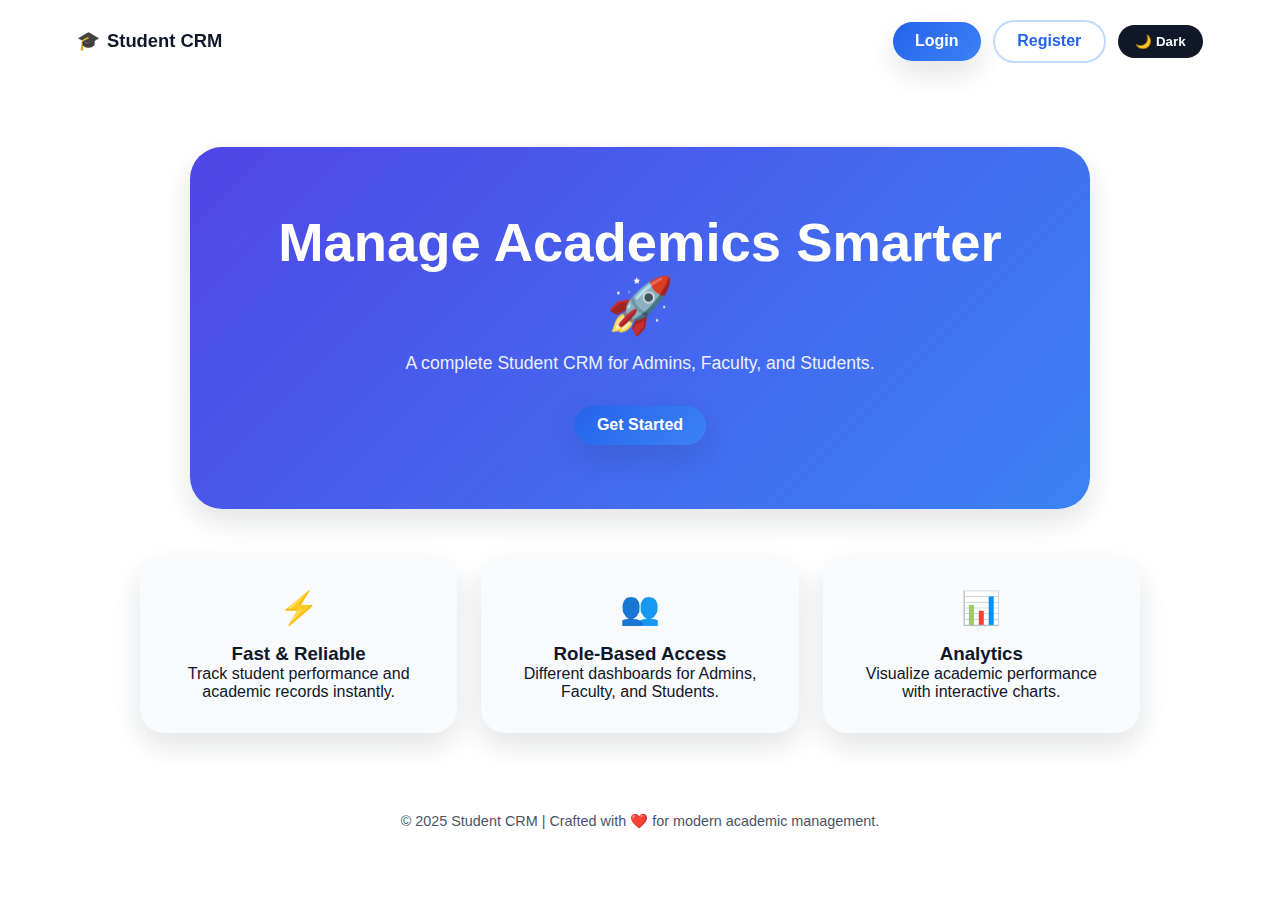
<file: index.html>
<!DOCTYPE html> <!-- Declares the document type as HTML5 -->
<html lang="en"> <!-- Sets the document language to English -->
<head> <!-- Begins the document head section -->
    <meta charset="UTF-8"> <!-- Provides UTF-8 character encoding -->
    <meta http-equiv="X-UA-Compatible" content="IE=edge"> <!-- Ensures compatibility mode is off in Internet Explorer -->
    <meta name="viewport" content="width=device-width, initial-scale=1.0"> <!-- Enables responsive scaling on mobile devices -->
    <title>Student CRM - Manage Academics Smarter</title> <!-- Sets the browser tab title -->
    <link rel="icon" type="image/svg+xml" href="favicon.svg"> <!-- Sets custom favicon icon -->
    <link rel="stylesheet" href="css/style.css"> <!-- Loads the shared global stylesheet -->
    <link rel="stylesheet" href="css/landing.css"> <!-- Loads landing page specific styles -->
    <script defer src="js/config.js"></script> <!-- Loads configuration constants for global access -->
    <script defer src="js/theme.js"></script> <!-- Loads the theme toggle logic for light/dark modes -->
</head> <!-- Ends the document head section -->
<body class="light-mode"> <!-- Starts the body with an initial light theme class -->
    <header class="top-nav"> <!-- Defines the top navigation bar container -->
        <div class="logo-group"> <!-- Wraps the logo and brand name -->
            <span class="emoji">🎓</span> <!-- Shows the graduation cap emoji icon -->
            <span class="brand">Student CRM</span> <!-- Displays the brand text -->
        </div> <!-- Ends the logo wrapper -->
        <nav class="nav-links"> <!-- Begins the navigation link group -->
            <a href="pages/login.html" class="btn btn-primary">Login</a> <!-- Navigates to the login page with primary styling -->
            <a href="pages/register.html" class="btn btn-outline">Register</a> <!-- Navigates to the signup page with outline styling -->
            <button id="theme-toggle" class="btn btn-dark" type="button">🌙 Dark</button> <!-- Provides a toggle button for switching theme modes -->
        </nav> <!-- Ends the navigation link group -->
    </header> <!-- Ends the top navigation bar -->

    <main class="landing"> <!-- Begins the main landing page content wrapper -->
        <section class="hero"> <!-- Creates the hero banner section -->
            <h1>Manage Academics Smarter 🚀</h1> <!-- Displays the main hero headline with rocket emoji -->
            <p>A complete Student CRM for Admins, Faculty, and Students.</p> <!-- Shows supporting descriptive text -->
            <a class="btn btn-primary" href="pages/login.html">Get Started</a> <!-- Provides a call-to-action button leading to the login page -->
        </section> <!-- Ends the hero section -->

        <section class="features"> <!-- Starts the feature highlights section -->
            <article class="feature-card"> <!-- Wraps the first feature card -->
                <div class="icon">⚡</div> <!-- Displays an icon representing speed -->
                <h3>Fast &amp; Reliable</h3> <!-- States the feature title -->
                <p>Track student performance and academic records instantly.</p> <!-- Describes the feature benefit -->
            </article> <!-- Ends the first feature card -->
            <article class="feature-card"> <!-- Wraps the second feature card -->
                <div class="icon">👥</div> <!-- Displays an icon representing role-based access -->
                <h3>Role-Based Access</h3> <!-- States the feature title -->
                <p>Different dashboards for Admins, Faculty, and Students.</p> <!-- Describes the feature benefit -->
            </article> <!-- Ends the second feature card -->
            <article class="feature-card"> <!-- Wraps the third feature card -->
                <div class="icon">📊</div> <!-- Displays an icon representing analytics -->
                <h3>Analytics</h3> <!-- States the feature title -->
                <p>Visualize academic performance with interactive charts.</p> <!-- Describes the feature benefit -->
            </article> <!-- Ends the third feature card -->
        </section> <!-- Ends the feature highlights section -->
    </main> <!-- Ends the main landing page content wrapper -->

    <footer class="page-footer"> <!-- Begins the footer section -->
        <span>© 2025 Student CRM | Crafted with ❤️ for modern academic management.</span> <!-- Displays footer text with a heart emoji -->
    </footer> <!-- Ends the footer section -->
</body> <!-- Ends the document body -->
</html> <!-- Ends the HTML document -->
</file>
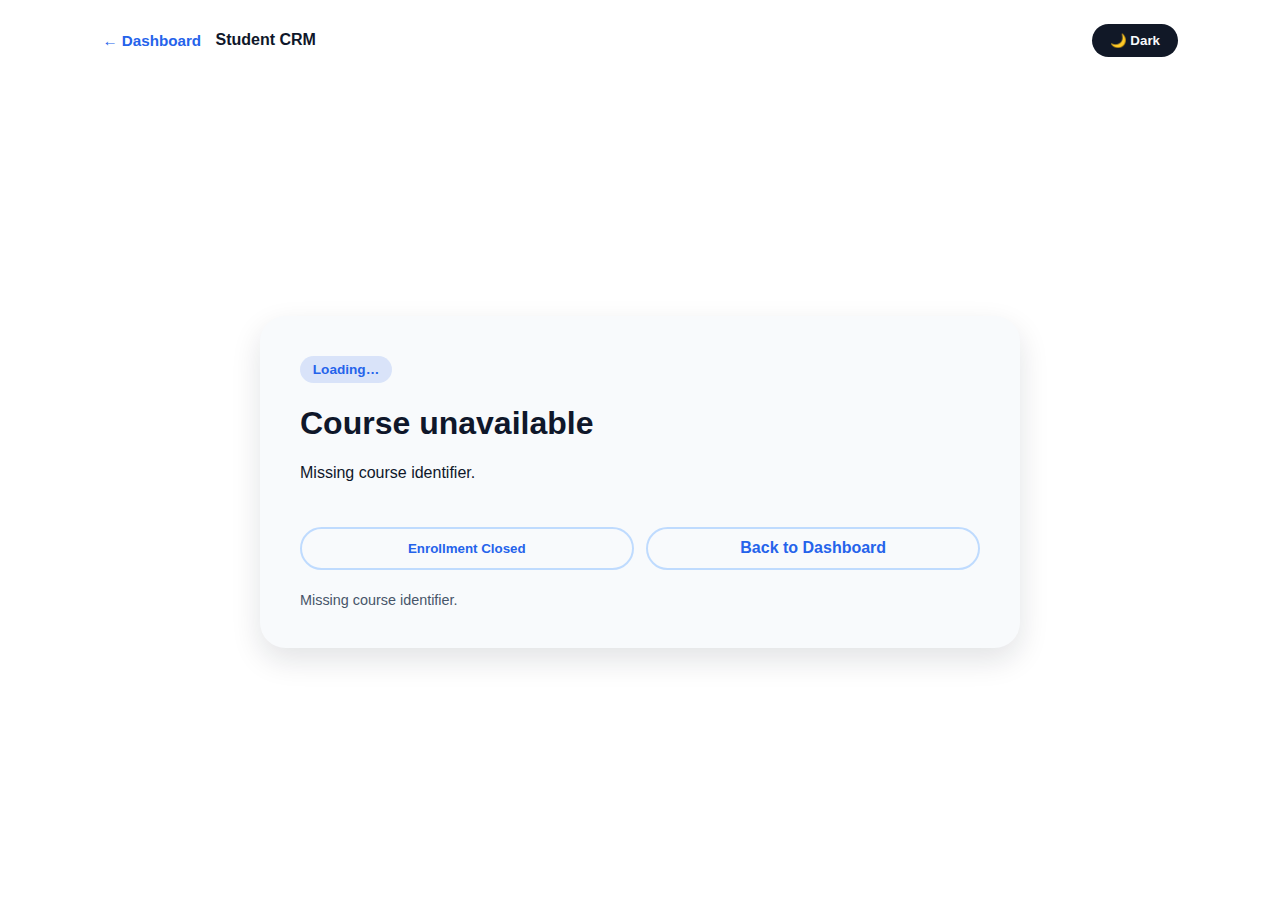
<file: pages/course.html>
<!DOCTYPE html>
<html lang="en">
<head>
    <meta charset="UTF-8">
    <meta http-equiv="X-UA-Compatible" content="IE=edge">
    <meta name="viewport" content="width=device-width, initial-scale=1.0">
    <title>Course Preview | Student CRM</title>
    <link rel="icon" type="image/svg+xml" href="../favicon.svg">
    <link rel="stylesheet" href="../css/style.css">
    <link rel="stylesheet" href="../css/course.css">
    <script defer src="../js/config.js"></script>
    <script defer src="../js/theme.js"></script>
    <script defer src="../js/course.js"></script>
</head>
<body class="light-mode">
    <div class="course-page">
        <header class="course-header">
            <div class="brand-group">
                <a href="dashboard.html" class="back-link">← Dashboard</a>
                <span class="brand">Student CRM</span>
            </div>
            <button type="button" id="theme-toggle" class="btn btn-dark">🌙 Dark</button>
        </header>

        <main class="course-main">
            <section class="course-detail">
                <span id="course-category" class="course-category">Loading…</span>
                <h1 id="course-title">Loading course…</h1>
                <p id="course-summary">Please wait while we prepare the syllabus.</p>
                <div class="course-meta" id="course-meta"></div>
                <div class="course-actions">
                    <button type="button" id="course-enroll" class="btn btn-primary">Enroll</button>
                    <a href="dashboard.html" class="btn btn-outline">Back to Dashboard</a>
                </div>
                <p id="course-status" class="course-status"></p>
            </section>
        </main>
    </div>
</body>
</html>
</file>
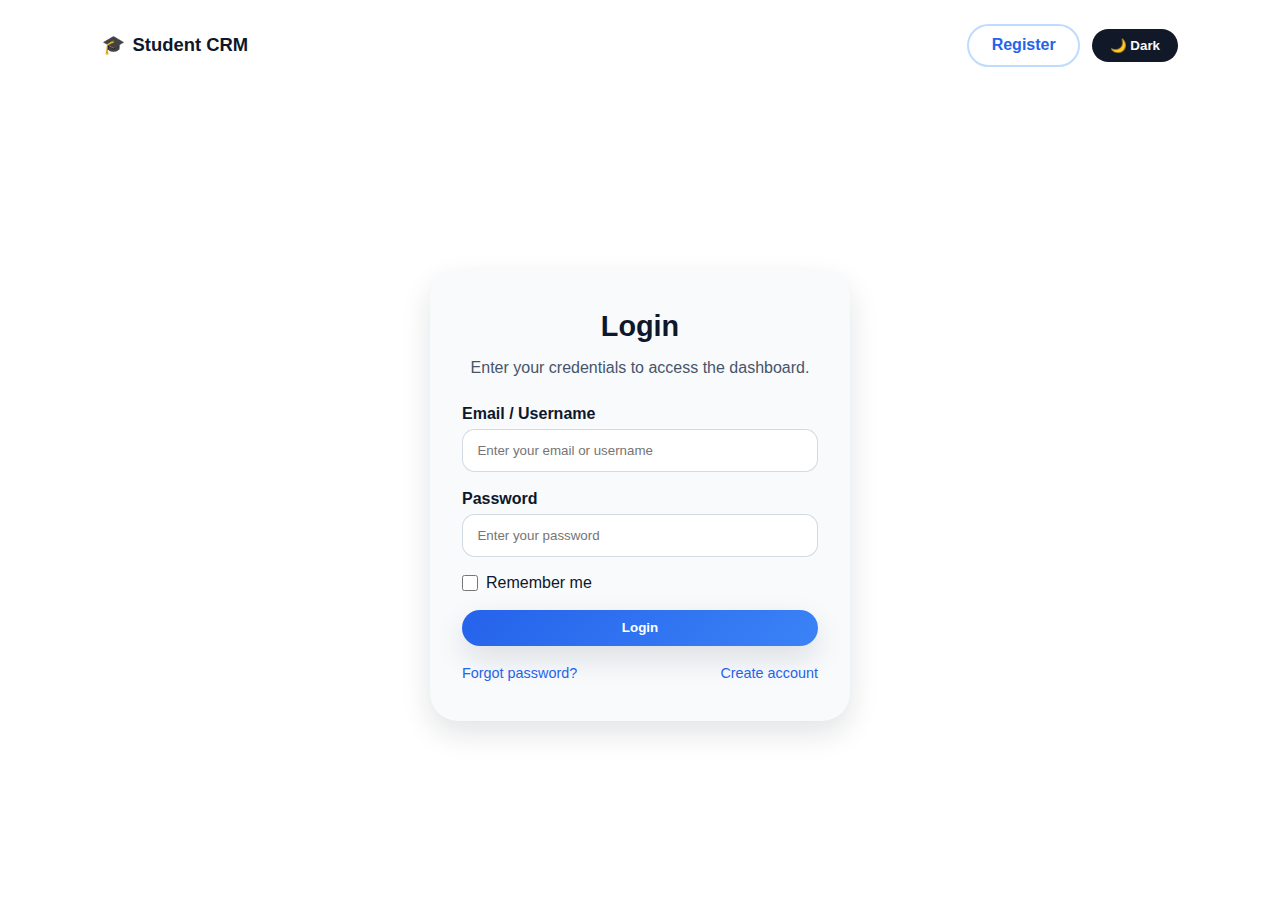
<file: pages/dashboard.html>
<!DOCTYPE html> <!-- Declares HTML5 document type -->
<html lang="en"> <!-- Sets document language to English -->
<head> <!-- Begins head section -->
    <meta charset="UTF-8"> <!-- Sets UTF-8 character encoding -->
    <meta http-equiv="X-UA-Compatible" content="IE=edge"> <!-- Disables IE compatibility mode -->
    <meta name="viewport" content="width=device-width, initial-scale=1.0"> <!-- Enables responsive behaviour -->
    <title>Student CRM - Dashboard</title> <!-- Sets page title -->
    <link rel="icon" type="image/svg+xml" href="../favicon.svg"> <!-- Sets custom favicon icon -->
    <link rel="stylesheet" href="../css/style.css"> <!-- Loads global styles -->
    <link rel="stylesheet" href="../css/dashboard.css"> <!-- Loads dashboard specific styles -->
    <script defer src="../js/config.js"></script> <!-- Loads configuration script -->
    <script defer src="../js/theme.js"></script> <!-- Loads theme toggle script -->
    <script defer src="../js/dashboard.js"></script> <!-- Loads dashboard logic script -->
</head> <!-- Ends head section -->
<body class="light-mode"> <!-- Begins body with light mode class -->
    <div class="dashboard-page"> <!-- Wrapper for dashboard layout -->
        <header class="dashboard-nav"> <!-- Dashboard navigation bar -->
            <div class="logo-group"> <!-- Logo container -->
                <span class="emoji">🎓</span> <!-- Graduation cap emoji -->
                <span class="brand">Student CRM</span> <!-- Brand text -->
            </div> <!-- Ends logo container -->
            <nav class="nav-links"> <!-- Navigation links container -->
                <span>Welcome, <strong id="welcome-name">Guest</strong></span> <!-- Displays welcome message with dynamic name -->
                <button type="button" id="theme-toggle" class="btn btn-dark">🌙 Dark</button> <!-- Theme toggle button -->
                <button type="button" id="logout-button" class="btn btn-outline">Logout</button> <!-- Logout button -->
            </nav> <!-- Ends navigation links -->
        </header> <!-- Ends dashboard navigation -->

        <main class="dashboard-main"> <!-- Main dashboard content area -->
            <section> <!-- Section containing dashboard title and subtitle -->
                <h1>Dashboard</h1> <!-- Dashboard heading -->
                <p style="color: var(--text-secondary);">Stay on top of your academic progress with quick insights.</p> <!-- Supporting subtitle -->
                <p style="margin-top: 0.5rem;">Logged in as: <span id="session-email">loading...</span></p> <!-- Displays logged-in email -->
            </section> <!-- Ends heading section -->

            <section class="cards-grid"> <!-- Grid container for summary cards -->
                <article class="dashboard-card" data-enrolled-card> <!-- Card for enrolled courses -->
                    <h3>Enrolled Courses</h3> <!-- Card title -->
                    <span class="value" data-enrolled-count>0</span> <!-- Total enrolled count -->
                    <p>Tap to review the courses you are pursuing this semester.</p> <!-- Descriptive text -->
                </article> <!-- Ends courses card -->
                <article class="dashboard-card"> <!-- Card for attendance rate -->
                    <h3>Attendance Rate</h3> <!-- Card title -->
                    <span class="value">95%</span> <!-- Demo attendance value -->
                    <p>Maintain a high attendance to stay engaged.</p> <!-- Descriptive text -->
                </article> <!-- Ends attendance card -->
                <article class="dashboard-card"> <!-- Card for upcoming exams -->
                    <h3>Upcoming Exams</h3> <!-- Card title -->
                    <span class="value">3</span> <!-- Demo upcoming exams value -->
                    <p>Prepare ahead with exam reminders.</p> <!-- Descriptive text -->
                </article> <!-- Ends exams card -->
            </section> <!-- Ends cards grid -->

            <section class="enrolled-row"> <!-- Section showing current enrollments -->
                <div class="section-header"> <!-- Header for enrolled section -->
                    <h2>My Courses</h2> <!-- Section title -->
                    <p>Keep tabs on what you are actively learning.</p> <!-- Section subtitle -->
                </div> <!-- End header -->
                <div id="enrolled-chips" class="chip-rail"> <!-- Dynamic chip list -->
                    <!-- Populated via dashboard.js -->
                </div> <!-- End chip rail -->
            </section> <!-- End enrolled row -->

            <section class="catalog-section"> <!-- Section listing all catalog courses -->
                <div class="section-header catalog-header"> <!-- Header with search tools -->
                    <div>
                        <h2>Explore the Catalog</h2>
                        <p>Browse additional classes and enroll instantly.</p>
                    </div>
                    <div class="catalog-tools">
                        <input type="search" id="course-search" placeholder="Search courses or categories" aria-label="Search courses"> <!-- Search input -->
                    </div>
                </div>
                <div id="course-grid" class="course-grid"> <!-- Dynamic catalog grid -->
                    <!-- Filled via dashboard.js -->
                </div>
            </section>

            <section class="notifications"> <!-- Section for notifications -->
                <h2>Recent Notifications</h2> <!-- Notifications heading -->
                <ul> <!-- List of notifications -->
                    <li>Your assignment for Mathematics is due next week.</li> <!-- Notification item one -->
                    <li>New course material uploaded for Data Structures.</li> <!-- Notification item two -->
                    <li>Payment reminder: Semester fees due in 5 days.</li> <!-- Notification item three -->
                </ul> <!-- Ends notifications list -->
            </section> <!-- Ends notifications section -->
        </main> <!-- Ends main content -->

        <footer class="page-footer"> <!-- Footer section -->
            <span>© 2025 Student CRM | Built for intuitive academic management.</span> <!-- Footer text -->
        </footer> <!-- Ends footer -->
    </div> <!-- Ends dashboard wrapper -->

    <div id="enrolled-modal" class="modal hidden" role="dialog" aria-modal="true" aria-labelledby="enrolled-modal-title"> <!-- Modal for enrolled courses -->
        <div class="modal-content"> <!-- Modal body -->
            <button type="button" id="close-enrolled" class="modal-close" aria-label="Close">×</button> <!-- Close button -->
            <h3 id="enrolled-modal-title">Courses You Are Taking</h3> <!-- Modal title -->
            <ul id="enrolled-modal-list" class="modal-list"> <!-- Populated via JS -->
                <!-- List items inserted dynamically -->
            </ul>
        </div>
    </div>
</body> <!-- Ends body -->
</html> <!-- Ends HTML document -->
</file>
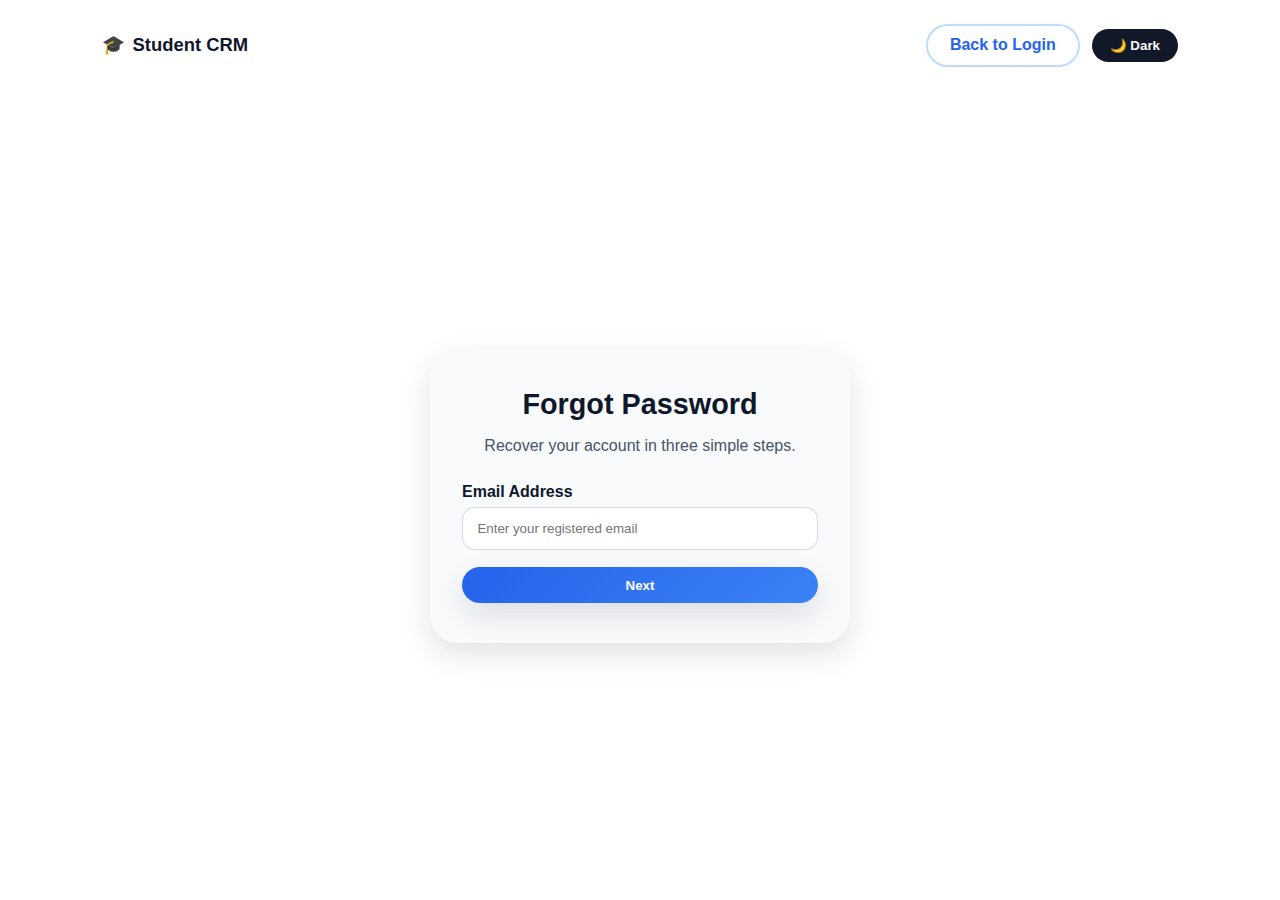
<file: pages/forgot-password.html>
<!DOCTYPE html> <!-- Declares HTML5 document type -->
<html lang="en"> <!-- Sets language to English -->
<head> <!-- Begins head section -->
    <meta charset="UTF-8"> <!-- Sets UTF-8 encoding -->
    <meta http-equiv="X-UA-Compatible" content="IE=edge"> <!-- Disables IE compatibility mode -->
    <meta name="viewport" content="width=device-width, initial-scale=1.0"> <!-- Enables responsive design -->
    <title>Student CRM - Forgot Password</title> <!-- Sets page title -->
    <link rel="icon" type="image/svg+xml" href="../favicon.svg"> <!-- Sets custom favicon icon -->
    <link rel="stylesheet" href="../css/style.css"> <!-- Loads global styles -->
    <link rel="stylesheet" href="../css/auth.css"> <!-- Loads authentication styles -->
    <script defer src="../js/config.js"></script> <!-- Loads configuration script -->
    <script defer src="../js/theme.js"></script> <!-- Loads theme toggle script -->
    <script defer src="../js/auth.js"></script> <!-- Loads authentication logic script -->
</head> <!-- Ends head section -->
<body class="light-mode"> <!-- Begins body with light mode class -->
    <div class="auth-page"> <!-- Wrapper for the forgot password layout -->
        <header class="auth-header"> <!-- Header section -->
            <div class="logo-group"> <!-- Logo container -->
                <span class="emoji">🎓</span> <!-- Graduation cap emoji -->
                <span class="brand">Student CRM</span> <!-- Brand text -->
            </div> <!-- Ends logo container -->
            <div class="nav-links"> <!-- Header action links -->
                <a href="login.html" class="btn btn-outline">Back to Login</a> <!-- Link back to login page -->
                <button type="button" id="theme-toggle" class="btn btn-dark">🌙 Dark</button> <!-- Theme toggle button -->
            </div> <!-- Ends action links -->
        </header> <!-- Ends header -->

        <main class="auth-card"> <!-- Main card containing multi-step form -->
            <h1>Forgot Password</h1> <!-- Form heading -->
            <p class="helper-text">Recover your account in three simple steps.</p> <!-- Helper text describing process -->

            <form id="forgot-step-one" class="step-visible"> <!-- Step one form to collect email -->
                <div class="form-group"> <!-- Email field wrapper -->
                    <label for="forgot-email">Email Address</label> <!-- Label for email input -->
                    <input type="email" id="forgot-email" name="email" placeholder="Enter your registered email" required> <!-- Email input field -->
                </div> <!-- Ends email field -->
                <button type="submit" class="btn btn-primary" style="width: 100%;">Next</button> <!-- Submit button for step one -->
            </form> <!-- Ends step one form -->

            <form id="forgot-step-two" class="step-hidden"> <!-- Step two form for security answer -->
                <div class="form-group"> <!-- Security question display wrapper -->
                    <label>Security Question</label> <!-- Label for displayed question -->
                    <div id="security-question-display" style="padding: 0.8rem 0.9rem; border-radius: 0.8rem; background-color: rgba(148, 163, 184, 0.12);">Your question will appear here.</div> <!-- Placeholder for security question -->
                </div> <!-- Ends question display -->
                <div class="form-group"> <!-- Security answer input wrapper -->
                    <label for="security_answer_verify">Your Answer</label> <!-- Label for security answer input -->
                    <input type="text" id="security_answer_verify" name="security_answer" placeholder="Enter your answer" required> <!-- Security answer input -->
                </div> <!-- Ends answer field -->
                <button type="submit" class="btn btn-primary" style="width: 100%;">Verify</button> <!-- Submit button for step two -->
            </form> <!-- Ends step two form -->

            <form id="forgot-step-three" class="step-hidden"> <!-- Step three form for password reset -->
                <div class="form-group"> <!-- New password field wrapper -->
                    <label for="new_password">New Password</label> <!-- Label for new password input -->
                    <input type="password" id="new_password" name="new_password" placeholder="Create a new password" required minlength="6"> <!-- New password input -->
                </div> <!-- Ends new password field -->
                <div class="form-group"> <!-- Confirm password field wrapper -->
                    <label for="confirm_new_password">Confirm New Password</label> <!-- Label for confirm password input -->
                    <input type="password" id="confirm_new_password" name="confirm_new_password" placeholder="Re-enter the new password" required minlength="6"> <!-- Confirm password input -->
                </div> <!-- Ends confirm password field -->
                <button type="submit" class="btn btn-primary" style="width: 100%;">Reset Password</button> <!-- Submit button for final step -->
            </form> <!-- Ends step three form -->
        </main> <!-- Ends main card -->
    </div> <!-- Ends authentication wrapper -->

    <div class="modal" id="feedback-modal"> <!-- Modal container for feedback -->
        <div class="modal-content"> <!-- Modal content box -->
            <h2 id="feedback-title">Notice</h2> <!-- Modal title placeholder -->
            <p id="feedback-message">Message goes here.</p> <!-- Modal message placeholder -->
            <button class="btn btn-primary" id="modal-close" type="button">Close</button> <!-- Button to close modal -->
        </div> <!-- Ends modal content -->
    </div> <!-- Ends modal container -->
</body> <!-- Ends body -->
</html> <!-- Ends HTML document -->
</file>
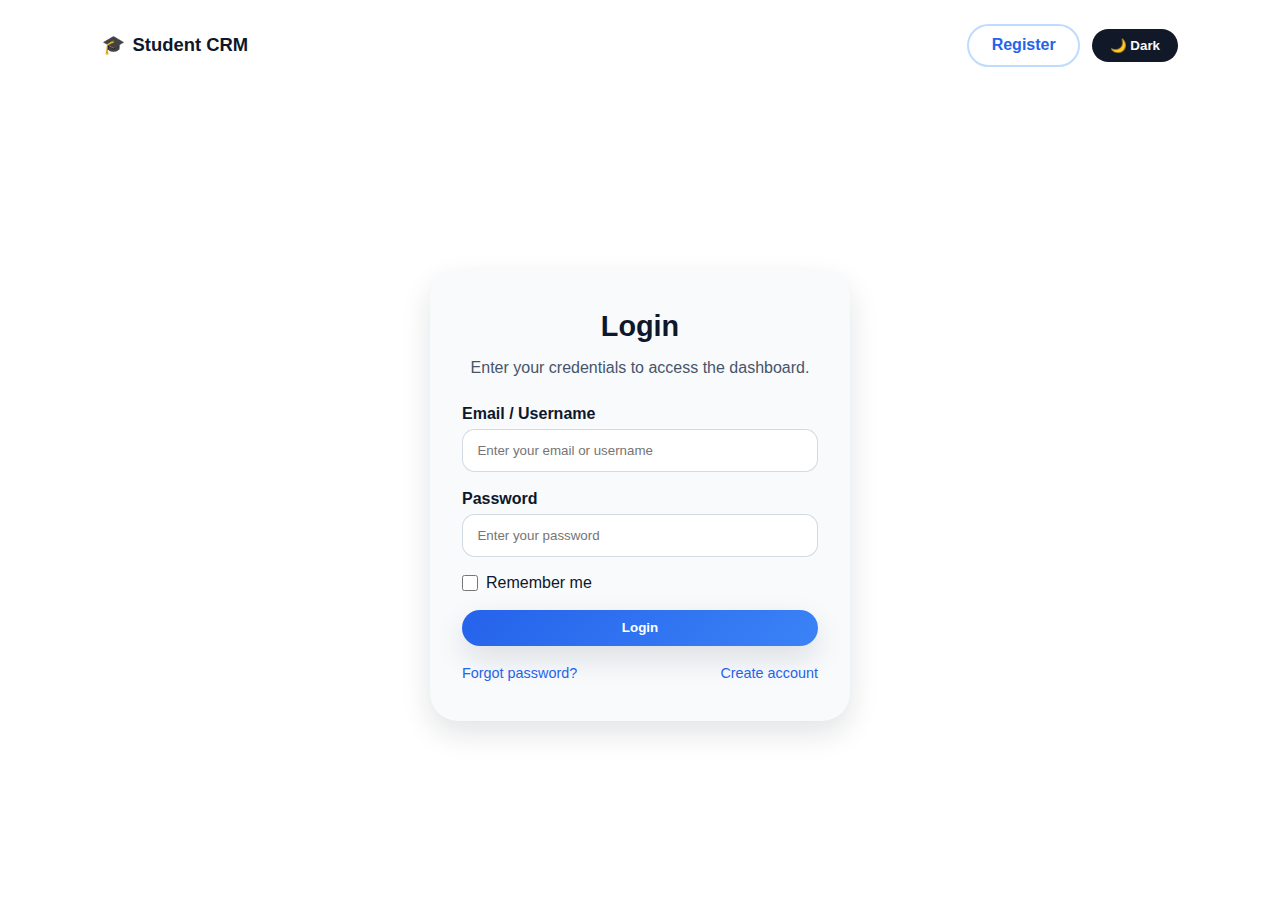
<file: pages/login.html>
<!DOCTYPE html> <!-- Declares HTML5 document type -->
<html lang="en"> <!-- Sets document language to English -->
<head> <!-- Begins head section -->
    <meta charset="UTF-8"> <!-- Declares UTF-8 character encoding -->
    <meta http-equiv="X-UA-Compatible" content="IE=edge"> <!-- Ensures compatibility mode is disabled in IE -->
    <meta name="viewport" content="width=device-width, initial-scale=1.0"> <!-- Sets viewport for responsive design -->
    <title>Student CRM - Login</title> <!-- Sets page title -->
    <link rel="stylesheet" href="../css/style.css"> <!-- Loads shared global styles -->
    <link rel="stylesheet" href="../css/auth.css"> <!-- Loads authentication specific styles -->
    <script defer src="../js/config.js"></script> <!-- Loads configuration values -->
    <script defer src="../js/theme.js"></script> <!-- Loads theme toggle logic -->
    <script defer src="../js/auth.js"></script> <!-- Loads authentication scripts -->
</head> <!-- Ends head section -->
<body class="light-mode"> <!-- Starts body with light theme class -->
    <div class="auth-page"> <!-- Wrapper for authentication page layout -->
        <header class="auth-header"> <!-- Header containing logo and navigation -->
            <div class="logo-group"> <!-- Container for logo and text -->
                <span class="emoji">🎓</span> <!-- Displays graduation cap emoji -->
                <span class="brand">Student CRM</span> <!-- Shows brand name -->
            </div> <!-- Ends logo group -->
            <div class="nav-links"> <!-- Container for header action links -->
                <a href="register.html" class="btn btn-outline">Register</a> <!-- Link to registration page -->
                <button type="button" id="theme-toggle" class="btn btn-dark">🌙 Dark</button> <!-- Theme toggle button -->
            </div> <!-- Ends nav links -->
        </header> <!-- Ends header -->

        <main class="auth-card"> <!-- Main card containing login form -->
            <h1>Login</h1> <!-- Displays form heading -->
            <p class="helper-text">Enter your credentials to access the dashboard.</p> <!-- Displays helper text -->
            <form id="login-form"> <!-- Begins login form -->
                <div class="form-group"> <!-- Wrapper for email field -->
                    <label for="email">Email / Username</label> <!-- Label for email input -->
                    <input type="text" id="email" name="email" placeholder="Enter your email or username" required> <!-- Email input field -->
                </div> <!-- Ends email field -->
                <div class="form-group"> <!-- Wrapper for password field -->
                    <label for="password">Password</label> <!-- Label for password input -->
                    <input type="password" id="password" name="password" placeholder="Enter your password" required> <!-- Password input field -->
                </div> <!-- Ends password field -->
                <div class="form-group"> <!-- Wrapper for remember me checkbox -->
                    <label class="checkbox-label"> <!-- Label wrapping checkbox and text -->
                        <input type="checkbox" name="remember_me"> <!-- Checkbox input for remember me -->
                        <span>Remember me</span> <!-- Text span describing checkbox -->
                    </label> <!-- Ends checkbox label -->
                </div> <!-- Ends remember me field -->
                <button type="submit" class="btn btn-primary" style="width: 100%;">Login</button> <!-- Submit button spanning full width -->
            </form> <!-- Ends login form -->
            <div class="form-footer"> <!-- Footer links under form -->
                <a href="forgot-password.html">Forgot password?</a> <!-- Link to password recovery page -->
                <a href="register.html">Create account</a> <!-- Link to registration page -->
            </div> <!-- Ends form footer -->
        </main> <!-- Ends main card -->
    </div> <!-- Ends authentication page wrapper -->

    <div class="modal" id="feedback-modal"> <!-- Modal container for feedback -->
        <div class="modal-content"> <!-- Modal content box -->
            <h2 id="feedback-title">Notice</h2> <!-- Modal title placeholder -->
            <p id="feedback-message">Message goes here.</p> <!-- Modal message placeholder -->
            <button class="btn btn-primary" id="modal-close" type="button">Close</button> <!-- Button to close modal -->
        </div> <!-- Ends modal content -->
    </div> <!-- Ends modal container -->
</body> <!-- Ends body -->
</html> <!-- Ends HTML document -->
</file>
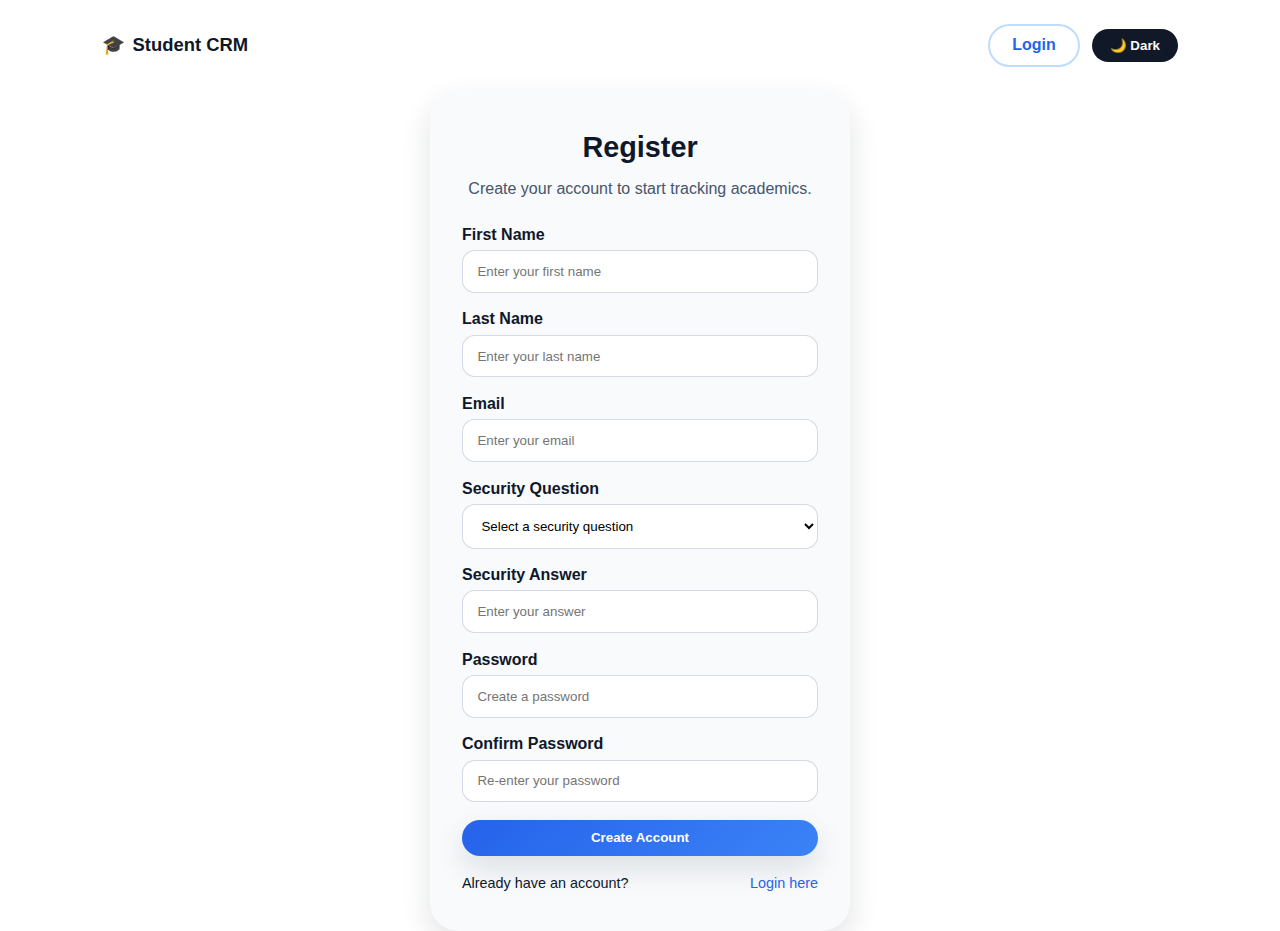
<file: pages/register.html>
<!DOCTYPE html> <!-- Declares HTML5 document type -->
<html lang="en"> <!-- Sets language to English -->
<head> <!-- Begins head section -->
    <meta charset="UTF-8"> <!-- Sets UTF-8 encoding -->
    <meta http-equiv="X-UA-Compatible" content="IE=edge"> <!-- Disables legacy compatibility mode -->
    <meta name="viewport" content="width=device-width, initial-scale=1.0"> <!-- Enables responsive behaviour -->
    <title>Student CRM - Register</title> <!-- Sets page title -->
    <link rel="stylesheet" href="../css/style.css"> <!-- Loads global styles -->
    <link rel="stylesheet" href="../css/auth.css"> <!-- Loads authentication styles -->
    <script defer src="../js/config.js"></script> <!-- Loads configuration script -->
    <script defer src="../js/theme.js"></script> <!-- Loads theme toggle script -->
    <script defer src="../js/auth.js"></script> <!-- Loads authentication flow script -->
</head> <!-- Ends head section -->
<body class="light-mode"> <!-- Begins body with light mode class -->
    <div class="auth-page"> <!-- Wrapper for authentication layout -->
        <header class="auth-header"> <!-- Header section -->
            <div class="logo-group"> <!-- Logo container -->
                <span class="emoji">🎓</span> <!-- Graduation cap emoji -->
                <span class="brand">Student CRM</span> <!-- Brand text -->
            </div> <!-- Ends logo container -->
            <div class="nav-links"> <!-- Header action links -->
                <a href="login.html" class="btn btn-outline">Login</a> <!-- Link to login page -->
                <button type="button" id="theme-toggle" class="btn btn-dark">🌙 Dark</button> <!-- Theme toggle button -->
            </div> <!-- Ends action links -->
        </header> <!-- Ends header -->

        <main class="auth-card"> <!-- Main card with registration form -->
            <h1>Register</h1> <!-- Form heading -->
            <p class="helper-text">Create your account to start tracking academics.</p> <!-- Helper text -->
            <form id="register-form"> <!-- Begins registration form -->
                <div class="form-group"> <!-- First name field wrapper -->
                    <label for="first_name">First Name</label> <!-- Label for first name input -->
                    <input type="text" id="first_name" name="first_name" placeholder="Enter your first name" required> <!-- First name input -->
                </div> <!-- Ends first name field -->
                <div class="form-group"> <!-- Last name field wrapper -->
                    <label for="last_name">Last Name</label> <!-- Label for last name input -->
                    <input type="text" id="last_name" name="last_name" placeholder="Enter your last name" required> <!-- Last name input -->
                </div> <!-- Ends last name field -->
                <div class="form-group"> <!-- Email field wrapper -->
                    <label for="register_email">Email</label> <!-- Label for email input -->
                    <input type="email" id="register_email" name="email" placeholder="Enter your email" required> <!-- Email input -->
                </div> <!-- Ends email field -->
                <div class="form-group"> <!-- Security question selection wrapper -->
                    <label for="security_question">Security Question</label> <!-- Label for security question select -->
                    <select id="security_question" name="security_question" required> <!-- Security question dropdown -->
                        <option value="" disabled selected>Select a security question</option> <!-- Prompt option -->
                        <option value="What is your favorite subject?">What is your favorite subject?</option> <!-- Option one -->
                        <option value="What is your first school's name?">What is your first school's name?</option> <!-- Option two -->
                        <option value="What city were you born in?">What city were you born in?</option> <!-- Option three -->
                        <option value="What is your best friend's name?">What is your best friend's name?</option> <!-- Option four -->
                    </select> <!-- Ends security question dropdown -->
                </div> <!-- Ends security question field -->
                <div class="form-group"> <!-- Security answer field wrapper -->
                    <label for="security_answer">Security Answer</label> <!-- Label for security answer input -->
                    <input type="text" id="security_answer" name="security_answer" placeholder="Enter your answer" required> <!-- Security answer input -->
                </div> <!-- Ends security answer field -->
                <div class="form-group"> <!-- Password field wrapper -->
                    <label for="register_password">Password</label> <!-- Label for password input -->
                    <input type="password" id="register_password" name="password" placeholder="Create a password" required minlength="6"> <!-- Password input -->
                </div> <!-- Ends password field -->
                <div class="form-group"> <!-- Confirm password field wrapper -->
                    <label for="confirm_password">Confirm Password</label> <!-- Label for confirm password input -->
                    <input type="password" id="confirm_password" name="confirm_password" placeholder="Re-enter your password" required minlength="6"> <!-- Confirm password input -->
                </div> <!-- Ends confirm password field -->
                <button type="submit" class="btn btn-primary" style="width: 100%;">Create Account</button> <!-- Submit button spanning full width -->
            </form> <!-- Ends registration form -->
            <div class="form-footer"> <!-- Footer links -->
                <span>Already have an account?</span> <!-- Informational text -->
                <a href="login.html">Login here</a> <!-- Link back to login -->
            </div> <!-- Ends footer links -->
        </main> <!-- Ends main card -->
    </div> <!-- Ends authentication page wrapper -->

    <div class="modal" id="feedback-modal"> <!-- Modal container for feedback -->
        <div class="modal-content"> <!-- Modal content box -->
            <h2 id="feedback-title">Notice</h2> <!-- Modal title placeholder -->
            <p id="feedback-message">Message goes here.</p> <!-- Modal message placeholder -->
            <button class="btn btn-primary" id="modal-close" type="button">Close</button> <!-- Button to close modal -->
        </div> <!-- Ends modal content -->
    </div> <!-- Ends modal container -->
</body> <!-- Ends body -->
</html> <!-- Ends HTML document -->
</file>
<file: css/style.css>
/* Global base stylesheet shared across pages */
:root { /* Declares CSS variables for color palette */
    --primary-blue: #2563eb; /* Primary brand blue color */
    --primary-blue-light: #3b82f6; /* Lighter variant of the brand blue */
    --primary-outline: #bfdbfe; /* Outline color for buttons */
    --background-light: #ffffff; /* Background color for light mode */
    --background-dark: #0f172a; /* Background color for dark mode */
    --surface-light: #f8fafc; /* Surface color for cards in light mode */
    --surface-dark: #111827; /* Surface color for cards in dark mode */
    --text-primary: #0f172a; /* Main text color for light mode */
    --text-secondary: #475569; /* Secondary text color for light mode */
    --text-inverse: #f8fafc; /* Text color to display on dark surfaces */
    --shadow-soft: 0px 12px 30px rgba(15, 23, 42, 0.12); /* Soft drop shadow for depth */
    --transition-speed: 0.3s; /* Default transition duration */
} /* Ends root variable declarations */

* { /* Applies rules to all elements */
    margin: 0; /* Resets default margin */
    padding: 0; /* Resets default padding */
    box-sizing: border-box; /* Uses border-box sizing for layout consistency */
} /* Ends universal selector */

body { /* Styles applied to the body element */
    font-family: 'Segoe UI', Tahoma, Geneva, Verdana, sans-serif; /* Sets a clean sans-serif font stack */
    background-color: var(--background-light); /* Applies light mode background by default */
    color: var(--text-primary); /* Sets default text color */
    min-height: 100vh; /* Ensures body covers full viewport height */
    transition: background-color var(--transition-speed) ease, color var(--transition-speed) ease; /* Animates color changes */
} /* Ends body styling */

body.dark-mode { /* Styles activated when the dark mode class is applied */
    background-color: var(--background-dark); /* Switches background to dark color */
    color: var(--text-inverse); /* Switches default text color to light */
} /* Ends dark mode body styling */

a { /* Styles for all anchor tags */
    text-decoration: none; /* Removes default underline */
    color: inherit; /* Inherits text color from parent */
} /* Ends anchor styling */

.btn { /* Base styling for button-like elements */
    display: inline-flex; /* Uses flexbox for button content alignment */
    align-items: center; /* Vertically centers content */
    justify-content: center; /* Horizontally centers content */
    padding: 0.65rem 1.4rem; /* Adds internal spacing */
    border-radius: 999px; /* Gives buttons a pill shape */
    font-weight: 600; /* Makes button text bold */
    cursor: pointer; /* Shows pointer cursor on hover */
    border: none; /* Removes default border */
    transition: background-color var(--transition-speed) ease, color var(--transition-speed) ease, box-shadow var(--transition-speed) ease; /* Animates state changes */
} /* Ends base button styling */

.btn-primary { /* Styles for primary action buttons */
    background: linear-gradient(135deg, var(--primary-blue), var(--primary-blue-light)); /* Applies gradient background */
    color: #ffffff; /* Sets text color to white */
    box-shadow: var(--shadow-soft); /* Adds soft drop shadow */
} /* Ends primary button styling */

.btn-primary:hover { /* Hover state for primary buttons */
    filter: brightness(1.05); /* Slightly brightens the button */
} /* Ends primary hover styling */

.btn-outline { /* Styles for outline buttons */
    background-color: transparent; /* Makes background transparent */
    border: 2px solid var(--primary-outline); /* Adds a light blue border */
    color: var(--primary-blue); /* Sets text color to brand blue */
} /* Ends outline button styling */

.btn-outline:hover { /* Hover state for outline buttons */
    background-color: var(--primary-outline); /* Fills button background with outline color */
} /* Ends outline hover styling */

.btn-dark { /* Styles for theme toggle button */
    background-color: #111827; /* Applies dark background */
    color: var(--text-inverse); /* Uses light text color */
    padding: 0.55rem 1.1rem; /* Adjusts spacing */
} /* Ends dark button styling */

.btn-dark:hover { /* Hover state for theme toggle button */
    filter: brightness(1.1); /* Slightly brightens the button */
} /* Ends dark button hover styling */

.top-nav { /* Styles the top navigation bar */
    display: flex; /* Ensures horizontal layout */
    align-items: center; /* Aligns items vertically */
    justify-content: space-between; /* Places logo and links at extremes */
    padding: 1.25rem 6vw; /* Adds internal spacing with responsive width */
    background-color: rgba(255, 255, 255, 0.85); /* Uses translucent white background */
    backdrop-filter: blur(16px); /* Adds a frosted glass effect */
    position: sticky; /* Keeps navigation stuck to top when scrolling */
    top: 0; /* Positions at the top of the viewport */
    z-index: 100; /* Ensures navigation stays above other elements */
    transition: background-color var(--transition-speed) ease; /* Animates background transitions */
} /* Ends top navigation styling */

body.dark-mode .top-nav { /* Dark mode overrides for navigation */
    background-color: rgba(15, 23, 42, 0.8); /* Applies semi-transparent dark background */
} /* Ends dark mode navigation styling */

.logo-group { /* Styles the logo container */
    display: flex; /* Uses flex layout */
    align-items: center; /* Vertically centers items */
    gap: 0.45rem; /* Adds spacing between emoji and text */
    font-weight: 700; /* Makes brand text bold */
    font-size: 1.15rem; /* Sets font size */
} /* Ends logo group styling */

.nav-links { /* Styles the navigation links container */
    display: flex; /* Uses flex layout */
    gap: 0.75rem; /* Adds spacing between buttons */
    align-items: center; /* Centers buttons vertically */
} /* Ends navigation links styling */

.page-footer { /* Styles the footer */
    text-align: center; /* Centers footer text */
    padding: 2rem 1rem; /* Adds padding around footer */
    font-size: 0.9rem; /* Sets font size slightly smaller */
    color: var(--text-secondary); /* Uses secondary text color */
} /* Ends footer styling */

body.dark-mode .page-footer { /* Dark mode styling for footer */
    color: rgba(248, 250, 252, 0.8); /* Lightens text for readability */
} /* Ends dark mode footer styling */

.modal { /* Base styling for modal popups */
    position: fixed; /* Fixes modal relative to viewport */
    inset: 0; /* Stretches modal to cover entire viewport */
    display: none; /* Hides modal by default */
    align-items: center; /* Centers modal vertically */
    justify-content: center; /* Centers modal horizontally */
    background-color: rgba(15, 23, 42, 0.45); /* Adds semi-transparent backdrop */
    z-index: 200; /* Places modal above other elements */
    padding: 1rem; /* Adds padding around modal content */
} /* Ends modal base styling */

.modal.active { /* Styling when modal is active */
    display: flex; /* Shows modal using flexbox */
} /* Ends active modal styling */

.modal-content { /* Styles the modal content box */
    background-color: var(--background-light); /* Uses light background */
    color: var(--text-primary); /* Sets text color */
    padding: 1.75rem; /* Adds internal spacing */
    border-radius: 1rem; /* Rounds corners */
    box-shadow: var(--shadow-soft); /* Adds drop shadow */
    max-width: 420px; /* Sets maximum width */
    width: 100%; /* Allows full width across small screens */
    text-align: center; /* Centers text */
    transition: background-color var(--transition-speed) ease, color var(--transition-speed) ease; /* Animates color transitions */
} /* Ends modal content styling */

body.dark-mode .modal-content { /* Dark mode overrides for modal content */
    background-color: var(--surface-dark); /* Uses dark surface color */
    color: var(--text-inverse); /* Switches text to light */
} /* Ends dark mode modal content styling */

.modal-content h2 { /* Styles modal headings */
    margin-bottom: 1rem; /* Adds spacing below heading */
} /* Ends modal heading styling */

.modal-content p { /* Styles modal paragraphs */
    margin-bottom: 1.5rem; /* Adds spacing below paragraphs */
    color: var(--text-secondary); /* Uses secondary text color */
} /* Ends modal paragraph styling */

body.dark-mode .modal-content p { /* Dark mode override for modal paragraph text */
    color: rgba(248, 250, 252, 0.75); /* Lightens text for readability */
} /* Ends dark mode modal paragraph styling */
</file>
<file: css/landing.css>
/* Landing page specific styling */
.landing { /* Styles the main landing wrapper */
    display: flex; /* Uses flexbox layout */
    flex-direction: column; /* Arranges child sections vertically */
    align-items: center; /* Centers content horizontally */
    gap: 3rem; /* Adds vertical spacing between sections */
    padding: 4rem 6vw 3rem; /* Adds generous padding */
} /* Ends landing wrapper styling */

.hero { /* Styles the hero section */
    background: linear-gradient(135deg, #4f46e5, #3b82f6); /* Applies gradient background */
    color: #ffffff; /* Sets text color to white */
    padding: 4rem 3rem; /* Adds internal spacing */
    border-radius: 2rem; /* Rounds hero corners */
    text-align: center; /* Centers text */
    max-width: 900px; /* Limits width on large screens */
    width: 100%; /* Allows full width on small screens */
    box-shadow: var(--shadow-soft); /* Adds soft shadow */
} /* Ends hero section styling */

.hero h1 { /* Styles hero heading */
    font-size: clamp(2.3rem, 5vw, 3.4rem); /* Sets responsive heading size */
    margin-bottom: 1rem; /* Adds spacing below heading */
} /* Ends hero heading styling */

.hero p { /* Styles hero paragraph */
    font-size: 1.1rem; /* Sets paragraph font size */
    margin-bottom: 2rem; /* Adds spacing below paragraph */
    opacity: 0.9; /* Slightly reduces opacity for subtle effect */
} /* Ends hero paragraph styling */

.features { /* Styles feature section wrapper */
    display: grid; /* Uses CSS grid layout */
    grid-template-columns: repeat(auto-fit, minmax(220px, 1fr)); /* Creates responsive columns */
    gap: 1.5rem; /* Adds spacing between cards */
    width: 100%; /* Uses full available width */
    max-width: 1000px; /* Limits maximum width */
} /* Ends features grid styling */

.feature-card { /* Styles individual feature cards */
    background-color: var(--surface-light); /* Applies light surface color */
    padding: 2rem; /* Adds internal spacing */
    border-radius: 1.5rem; /* Rounds card corners */
    box-shadow: var(--shadow-soft); /* Adds soft shadow */
    text-align: center; /* Centers card content */
    transition: transform var(--transition-speed) ease, box-shadow var(--transition-speed) ease; /* Animates hover effects */
} /* Ends feature card styling */

body.dark-mode .feature-card { /* Dark mode overrides for feature cards */
    background-color: var(--surface-dark); /* Uses dark surface color */
} /* Ends dark mode feature card styling */

.feature-card:hover { /* Hover state for feature cards */
    transform: translateY(-6px); /* Slightly lifts the card */
    box-shadow: 0 18px 35px rgba(59, 130, 246, 0.17); /* Applies stronger shadow */
} /* Ends feature card hover styling */

.feature-card .icon { /* Styles feature icon */
    font-size: 2rem; /* Sets icon size */
    margin-bottom: 1rem; /* Adds spacing below icon */
} /* Ends feature icon styling */

@media (max-width: 768px) { /* Responsive rules for tablet and below */
    .top-nav { /* Targets the top navigation */
        padding: 1rem 5vw; /* Adjusts padding */
    } /* Ends navigation responsive styling */

    .landing { /* Targets landing wrapper */
        padding: 3rem 5vw 2.5rem; /* Adjusts padding */
    } /* Ends landing responsive styling */

    .hero { /* Targets hero section */
        padding: 3rem 2rem; /* Adjusts padding */
    } /* Ends hero responsive styling */
} /* Ends responsive rules */
</file>
<file: css/course.css>
/* Course page specific styling */
.course-page {
    min-height: 100vh;
    display: flex;
    flex-direction: column;
    background-color: var(--background-light);
    transition: background-color var(--transition-speed) ease;
}

body.dark-mode .course-page {
    background-color: var(--background-dark);
}

.course-header {
    display: flex;
    justify-content: space-between;
    align-items: center;
    padding: 1.5rem 8vw;
}

.course-header .brand-group {
    display: flex;
    align-items: center;
    gap: 0.9rem;
    font-weight: 700;
}

.back-link {
    font-size: 0.95rem;
    color: var(--primary-blue);
}

.course-main {
    flex: 1;
    display: flex;
    align-items: center;
    justify-content: center;
    padding: 3rem 6vw 4rem;
}

.course-detail {
    max-width: 760px;
    width: 100%;
    background-color: var(--surface-light);
    border-radius: 1.6rem;
    box-shadow: var(--shadow-soft);
    padding: 2.5rem;
    display: flex;
    flex-direction: column;
    gap: 1.4rem;
}

body.dark-mode .course-detail {
    background-color: var(--surface-dark);
}

.course-category {
    display: inline-block;
    padding: 0.35rem 0.8rem;
    border-radius: 999px;
    background-color: rgba(37, 99, 235, 0.15);
    color: var(--primary-blue);
    font-weight: 600;
    font-size: 0.85rem;
    width: fit-content;
}

body.dark-mode .course-category {
    background-color: rgba(59, 130, 246, 0.22);
    color: var(--text-inverse);
}

.course-meta {
    display: flex;
    flex-wrap: wrap;
    gap: 0.6rem 1.2rem;
    color: var(--text-secondary);
    font-size: 0.9rem;
}

body.dark-mode .course-meta {
    color: rgba(203, 213, 225, 0.9);
}

.course-actions {
    display: flex;
    flex-wrap: wrap;
    gap: 0.8rem;
}

.course-actions .btn-primary,
.course-actions .btn-outline {
    flex: 1;
    min-width: 160px;
    text-align: center;
}

.course-status {
    font-size: 0.9rem;
    color: var(--text-secondary);
}

body.dark-mode .course-status {
    color: rgba(203, 213, 225, 0.85);
}

@media (max-width: 768px) {
    .course-header {
        padding: 1.25rem 6vw;
    }

    .course-detail {
        padding: 2rem;
    }
}
</file>
<file: css/dashboard.css>
/* Dashboard specific styling */
.dashboard-page { /* Styles dashboard page wrapper */
    min-height: 100vh; /* Ensures full viewport height */
    display: flex; /* Uses flex layout */
    flex-direction: column; /* Stacks child sections vertically */
    background-color: var(--background-light); /* Applies light background */
    transition: background-color var(--transition-speed) ease; /* Animates background changes */
} /* Ends dashboard page styling */

body.dark-mode .dashboard-page { /* Dark mode override */
    background-color: var(--background-dark); /* Applies dark background */
} /* Ends dark mode dashboard styling */

.dashboard-nav { /* Styles dashboard navigation bar */
    display: flex; /* Uses flex layout */
    justify-content: space-between; /* Separates brand and links */
    align-items: center; /* Centers items vertically */
    padding: 1.5rem 6vw; /* Adds internal spacing */
    background-color: rgba(255, 255, 255, 0.82); /* Uses translucent white background */
    backdrop-filter: blur(16px); /* Adds frosted glass effect */
    position: sticky; /* Keeps navigation at top when scrolling */
    top: 0; /* Positions at top of viewport */
    z-index: 120; /* Places navigation above other elements */
} /* Ends dashboard nav styling */

body.dark-mode .dashboard-nav { /* Dark mode overrides for nav */
    background-color: rgba(15, 23, 42, 0.8); /* Applies dark translucent background */
} /* Ends dark mode nav styling */

.dashboard-main { /* Styles main content area */
    padding: 2.5rem 6vw; /* Adds padding for content */
    display: flex; /* Uses flex layout */
    flex-direction: column; /* Stacks sections vertically */
    gap: 2.5rem; /* Adds spacing between sections */
} /* Ends dashboard main styling */

.cards-grid { /* Styles the dashboard cards container */
    display: grid; /* Uses CSS grid layout */
    grid-template-columns: repeat(auto-fit, minmax(200px, 1fr)); /* Creates responsive columns */
    gap: 1.5rem; /* Adds spacing between cards */
} /* Ends cards grid styling */

.dashboard-card { /* Styles individual dashboard cards */
    background-color: var(--surface-light); /* Applies light surface color */
    border-radius: 1.4rem; /* Rounds card corners */
    padding: 1.8rem; /* Adds internal spacing */
    box-shadow: var(--shadow-soft); /* Adds drop shadow */
    display: flex; /* Uses flex layout */
    flex-direction: column; /* Arranges content vertically */
    gap: 0.6rem; /* Adds spacing between elements */
    transition: transform var(--transition-speed) ease, box-shadow var(--transition-speed) ease; /* Animates state transitions */
} /* Ends dashboard card styling */

body.dark-mode .dashboard-card { /* Dark mode overrides for cards */
    background-color: var(--surface-dark); /* Applies dark surface color */
} /* Ends dark mode card styling */

.dashboard-card:hover { /* Hover state for cards */
    transform: translateY(-4px); /* Slightly raises card */
    box-shadow: 0 16px 30px rgba(37, 99, 235, 0.2); /* Intensifies shadow */
} /* Ends card hover styling */

.dashboard-card h3 { /* Styles card headings */
    font-size: 1.1rem; /* Sets heading size */
    color: var(--text-secondary); /* Uses secondary text color */
} /* Ends card heading styling */

body.dark-mode .dashboard-card h3 { /* Dark mode override for headings */
    color: rgba(248, 250, 252, 0.8); /* Lightens heading color */
} /* Ends dark mode heading styling */

.dashboard-card span.value { /* Styles primary value text */
    font-size: 2.2rem; /* Sets value font size */
    font-weight: 700; /* Makes value text bold */
} /* Ends value styling */

.notifications { /* Styles notifications section */
    background-color: var(--surface-light); /* Applies light surface color */
    border-radius: 1.4rem; /* Rounds container corners */
    box-shadow: var(--shadow-soft); /* Adds drop shadow */
    padding: 1.8rem; /* Adds internal spacing */
} /* Ends notifications styling */

body.dark-mode .notifications { /* Dark mode overrides for notifications */
    background-color: var(--surface-dark); /* Applies dark surface color */
} /* Ends dark mode notifications styling */

.notifications h2 { /* Styles notifications heading */
    margin-bottom: 1.2rem; /* Adds spacing below heading */
} /* Ends notifications heading styling */

.notifications ul { /* Styles notification list */
    list-style: none; /* Removes bullet points */
    display: flex; /* Uses flex layout */
    flex-direction: column; /* Stacks items vertically */
    gap: 0.85rem; /* Adds spacing between items */
} /* Ends notification list styling */

.notifications li { /* Styles individual notification item */
    padding: 0.85rem 1rem; /* Adds internal spacing */
    border-radius: 0.9rem; /* Rounds item corners */
    background-color: rgba(37, 99, 235, 0.08); /* Applies soft blue background */
    color: var(--text-primary); /* Sets text color */
} /* Ends notification item styling */

body.dark-mode .notifications li { /* Dark mode override for notification items */
    background-color: rgba(59, 130, 246, 0.18); /* Adjusts background color */
    color: var(--text-inverse); /* Sets text color to light */
} /* Ends dark mode notification item styling */

.enrolled-row, .catalog-section { /* Containers for course content */
    background-color: var(--surface-light); /* Light surface background */
    border-radius: 1.4rem; /* Rounded corners */
    box-shadow: var(--shadow-soft); /* Soft shadow */
    padding: 1.8rem; /* Internal spacing */
    display: flex; /* Layout helper */
    flex-direction: column; /* Stack children */
    gap: 1.4rem; /* Space between rows */
} /* End container styling */

body.dark-mode .enrolled-row,
body.dark-mode .catalog-section { /* Dark mode surface */
    background-color: var(--surface-dark); /* Dark surface color */
} /* End dark override */

.section-header { /* Section titles */
    display: flex; /* Layout titles and descriptions */
    flex-direction: column; /* Stack text */
    gap: 0.4rem; /* Spacing */
} /* End section header */

.catalog-header { /* Catalog header layout */
    flex-direction: row; /* Align content horizontally */
    justify-content: space-between; /* Space between text and controls */
    align-items: center; /* Center vertically */
    flex-wrap: wrap; /* Wrap on small screens */
} /* End catalog header */

.chip-rail { /* Enrolled course chips */
    display: flex; /* Lay chips horizontally */
    flex-wrap: wrap; /* Allow wrapping */
    gap: 0.8rem; /* Spacing between chips */
} /* End chip rail */

.chip { /* Individual chip */
    padding: 0.5rem 0.9rem; /* Internal spacing */
    background-color: rgba(37, 99, 235, 0.12); /* Soft blue background */
    border-radius: 999px; /* Pill shape */
    font-size: 0.9rem; /* Text size */
    color: var(--text-primary); /* Text color */
} /* End chip styling */

body.dark-mode .chip { /* Dark mode chips */
    background-color: rgba(59, 130, 246, 0.25); /* Adjusted background */
    color: var(--text-inverse); /* Light text */
} /* End dark chip */

.catalog-tools input { /* Search input */
    padding: 0.65rem 0.9rem; /* Internal spacing */
    border-radius: 0.8rem; /* Rounded corners */
    border: 1px solid rgba(148, 163, 184, 0.45); /* Soft border */
    background-color: rgba(255, 255, 255, 0.8); /* Light background */
    color: var(--text-primary); /* Text color */
} /* End search input */

body.dark-mode .catalog-tools input { /* Dark mode input */
    background-color: rgba(15, 23, 42, 0.8); /* Dark background */
    border-color: rgba(148, 163, 184, 0.25); /* Muted border */
    color: var(--text-inverse); /* Light text */
} /* End dark input */

.course-grid { /* Catalog grid */
    display: grid; /* Grid layout */
    grid-template-columns: repeat(auto-fit, minmax(220px, 1fr)); /* Responsive columns */
    gap: 1.5rem; /* Spacing between cards */
} /* End course grid */

.course-card { /* Catalog card */
    background-color: var(--surface-light); /* Light surface */
    border-radius: 1rem; /* Rounded corners */
    padding: 1.4rem; /* Internal spacing */
    box-shadow: var(--shadow-soft); /* Shadow */
    display: flex; /* Layout content */
    flex-direction: column; /* Stack text */
    gap: 0.8rem; /* Spacing */
} /* End course card */

body.dark-mode .course-card { /* Dark mode card */
    background-color: rgba(30, 41, 59, 0.85); /* Dark surface */
} /* End dark course card */

.course-card h4 { /* Course title */
    font-size: 1.02rem; /* Moderate size */
    margin: 0; /* Reset margin */
}

.course-card p { /* Course summary */
    font-size: 0.9rem; /* Body size */
    color: var(--text-secondary); /* Muted text */
}

.course-actions { /* Action row */
    display: flex; /* Horizontal layout */
    gap: 0.6rem; /* Spacing */
    margin-top: auto; /* Push to bottom */
}

.course-actions button, .course-actions a { /* Action buttons */
    flex: 1; /* Equal width */
    text-align: center; /* Center text */
    padding: 0.55rem 0.6rem; /* Internal padding */
    border-radius: 0.8rem; /* Rounded corners */
    border: none; /* Remove border */
    font-weight: 600; /* Emphasize */
    cursor: pointer; /* Pointer cursor */
    text-decoration: none; /* Remove underline */
}

.course-actions button.enrolled { /* Disabled state */
    background-color: rgba(148, 163, 184, 0.4); /* Muted */
    color: var(--text-secondary); /* Muted text */
    cursor: default; /* Remove pointer */
}

.course-actions button.enroll { /* Enroll CTA */
    background: linear-gradient(135deg, #2563eb, #1d4ed8); /* Blue gradient */
    color: #f8fafc; /* Light text */
}

.course-actions a { /* View link styling */
    background-color: rgba(37, 99, 235, 0.12); /* Light accent */
    color: var(--text-primary); /* Text color */
}

body.dark-mode .course-actions a { /* Dark mode view link */
    background-color: rgba(59, 130, 246, 0.25); /* Adjust background */
    color: var(--text-inverse); /* Light text */
}

.modal { /* Modal overlay */
    position: fixed; /* Fixed to viewport */
    inset: 0; /* Full screen */
    background-color: rgba(15, 23, 42, 0.45); /* Semi-transparent overlay */
    display: flex; /* Center content */
    justify-content: center; /* Center horizontally */
    align-items: center; /* Center vertically */
    z-index: 150; /* Above other UI */
}

.modal.hidden { /* Hidden modal */
    display: none; /* Remove from flow */
}

.modal-content { /* Modal card */
    background-color: var(--surface-light); /* Light surface */
    padding: 2rem; /* Internal spacing */
    border-radius: 1.2rem; /* Rounded corners */
    width: min(480px, 90vw); /* Responsive width */
    box-shadow: 0 24px 54px rgba(15, 23, 42, 0.22); /* Deep shadow */
    position: relative; /* For close button */
}

body.dark-mode .modal-content { /* Dark mode modal */
    background-color: rgba(30, 41, 59, 0.95); /* Dark surface */
}

.modal-close { /* Close button */
    position: absolute; /* Place in corner */
    top: 0.75rem; /* Offset */
    right: 0.9rem; /* Offset */
    background: none; /* No background */
    border: none; /* No border */
    font-size: 1.6rem; /* Large icon */
    cursor: pointer; /* Clickable */
    color: var(--text-secondary); /* Muted color */
}

.modal-list { /* Modal list */
    list-style: none; /* Remove bullets */
    margin-top: 1.6rem; /* Space above list */
    display: flex; /* Layout items */
    flex-direction: column; /* Stack items */
    gap: 0.9rem; /* Spacing */
}

.modal-list li { /* Modal item */
    padding: 0.85rem 1rem; /* Internal spacing */
    border-radius: 0.9rem; /* Rounded corners */
    background-color: rgba(37, 99, 235, 0.1); /* Accent background */
    display: flex; /* Layout text */
    flex-direction: column; /* Stack text */
    gap: 0.3rem; /* Spacing */
}

body.dark-mode .modal-list li { /* Dark mode modal item */
    background-color: rgba(59, 130, 246, 0.18); /* Adjusted background */
    color: var(--text-inverse); /* Light text */
}

@media (max-width: 768px) { /* Responsive rules for mobile */
    .dashboard-nav { /* Targets dashboard navigation */
        padding: 1.2rem 5vw; /* Adjusts padding */
    } /* Ends nav responsive styling */

    .dashboard-main { /* Targets main content */
        padding: 2rem 5vw; /* Adjusts padding */
    } /* Ends main responsive styling */

    .catalog-header { /* Mobile layout fix */
        flex-direction: column; /* Stack items */
        align-items: flex-start; /* Align left */
        gap: 1rem; /* Add spacing */
    }
} /* Ends responsive rules */
</file>
<file: css/auth.css>
/* Shared styling for authentication pages */
.auth-page { /* Styles the authentication page wrapper */
    min-height: 100vh; /* Ensures full viewport height */
    display: flex; /* Uses flexbox layout */
    flex-direction: column; /* Stacks children vertically */
    background-color: var(--background-light); /* Applies light background */
    transition: background-color var(--transition-speed) ease; /* Animates background transitions */
} /* Ends authentication page wrapper styling */

body.dark-mode .auth-page { /* Dark mode overrides */
    background-color: var(--background-dark); /* Switches to dark background */
} /* Ends dark mode auth wrapper styling */

.auth-header { /* Styles the authentication header */
    display: flex; /* Uses flex layout */
    justify-content: space-between; /* Separates logo and links */
    align-items: center; /* Centers items vertically */
    padding: 1.5rem 8vw; /* Adds padding */
} /* Ends auth header styling */

.auth-card { /* Styles the authentication form card */
    background-color: var(--surface-light); /* Applies light surface color */
    margin: auto; /* Centers the card */
    padding: 2.5rem 2rem; /* Adds internal spacing */
    border-radius: 1.75rem; /* Rounds card corners */
    box-shadow: var(--shadow-soft); /* Adds drop shadow */
    width: min(420px, 90%); /* Sets responsive width */
    transition: background-color var(--transition-speed) ease, color var(--transition-speed) ease; /* Animates color transitions */
} /* Ends auth card styling */

body.dark-mode .auth-card { /* Dark mode overrides for auth card */
    background-color: var(--surface-dark); /* Uses dark surface background */
} /* Ends dark mode auth card styling */

.auth-card h1 { /* Styles form heading */
    font-size: 1.8rem; /* Sets heading size */
    margin-bottom: 1rem; /* Adds spacing below heading */
    text-align: center; /* Centers heading text */
} /* Ends form heading styling */

.auth-card p.helper-text { /* Styles helper text below heading */
    color: var(--text-secondary); /* Uses secondary text color */
    text-align: center; /* Centers text */
    margin-bottom: 1.75rem; /* Adds spacing */
} /* Ends helper text styling */

body.dark-mode .auth-card p.helper-text { /* Dark mode overrides for helper text */
    color: rgba(248, 250, 252, 0.75); /* Lightens text color */
} /* Ends dark mode helper text styling */

.form-group { /* Styles each form field group */
    display: flex; /* Uses flex layout */
    flex-direction: column; /* Stacks label and input vertically */
    gap: 0.4rem; /* Adds spacing between label and input */
    margin-bottom: 1.1rem; /* Adds spacing between groups */
} /* Ends form group styling */

label { /* Styles form labels */
    font-weight: 600; /* Makes label text bold */
} /* Ends label styling */

input, select { /* Styles inputs and select dropdowns */
    padding: 0.8rem 0.9rem; /* Adds internal spacing */
    border-radius: 0.8rem; /* Rounds input corners */
    border: 1.5px solid rgba(148, 163, 184, 0.4); /* Applies subtle border */
    background-color: #ffffff; /* Sets background color */
    transition: border-color var(--transition-speed) ease, box-shadow var(--transition-speed) ease; /* Animates focus state */
} /* Ends input styling */

body.dark-mode input,
body.dark-mode select { /* Dark mode overrides for inputs */
    background-color: rgba(15, 23, 42, 0.8); /* Uses semi-transparent dark background */
    color: var(--text-inverse); /* Sets text color to light */
    border-color: rgba(148, 163, 184, 0.25); /* Adjusts border color */
} /* Ends dark mode input styling */

input:focus, select:focus { /* Focus state styling */
    outline: none; /* Removes default outline */
    border-color: var(--primary-blue); /* Highlights border in brand color */
    box-shadow: 0 0 0 4px rgba(37, 99, 235, 0.18); /* Adds focus ring */
} /* Ends focus styling */

.form-footer { /* Styles the form footer links */
    display: flex; /* Uses flex layout */
    justify-content: space-between; /* Spreads links apart */
    font-size: 0.9rem; /* Sets smaller font size */
    margin-top: 1.2rem; /* Adds spacing above footer */
} /* Ends form footer styling */

.form-footer a { /* Styles footer links */
    color: var(--primary-blue); /* Applies brand blue color */
} /* Ends footer link styling */

.checkbox-label { /* Styles the combined checkbox label wrapper */
    display: inline-flex; /* Uses inline flex for alignment */
    align-items: center; /* Vertically centers checkbox and text */
    gap: 0.5rem; /* Adds spacing between checkbox and text */
    font-weight: 500; /* Sets medium font weight for clarity */
} /* Ends checkbox label styling */

.checkbox-label input { /* Targets checkbox input inside label */
    width: 1rem; /* Sets checkbox width */
    height: 1rem; /* Sets checkbox height */
} /* Ends checkbox input styling */

.alert { /* Base styling for alert messages */
    display: none; /* Hides alerts by default */
    margin-bottom: 1rem; /* Adds spacing below */
    padding: 0.75rem 1rem; /* Adds internal spacing */
    border-radius: 0.8rem; /* Rounds alert corners */
    font-size: 0.95rem; /* Sets font size */
    font-weight: 500; /* Sets font weight */
} /* Ends alert base styling */

.alert.show { /* Styling when alert is visible */
    display: block; /* Displays the alert */
} /* Ends visible alert styling */

.alert.error { /* Styles for error alerts */
    background-color: rgba(239, 68, 68, 0.12); /* Applies light red background */
    color: #b91c1c; /* Sets text color to dark red */
    border: 1.5px solid rgba(239, 68, 68, 0.35); /* Adds matching border */
} /* Ends error alert styling */

.alert.success { /* Styles for success alerts */
    background-color: rgba(34, 197, 94, 0.12); /* Applies light green background */
    color: #15803d; /* Sets text color to dark green */
    border: 1.5px solid rgba(34, 197, 94, 0.35); /* Adds matching border */
} /* Ends success alert styling */

.step-hidden { /* Utility class to hide step content */
    display: none; /* Hides elements */
} /* Ends step hidden styling */

.step-visible { /* Utility class to show step content */
    display: block; /* Displays elements */
} /* Ends step visible styling */
</file>
